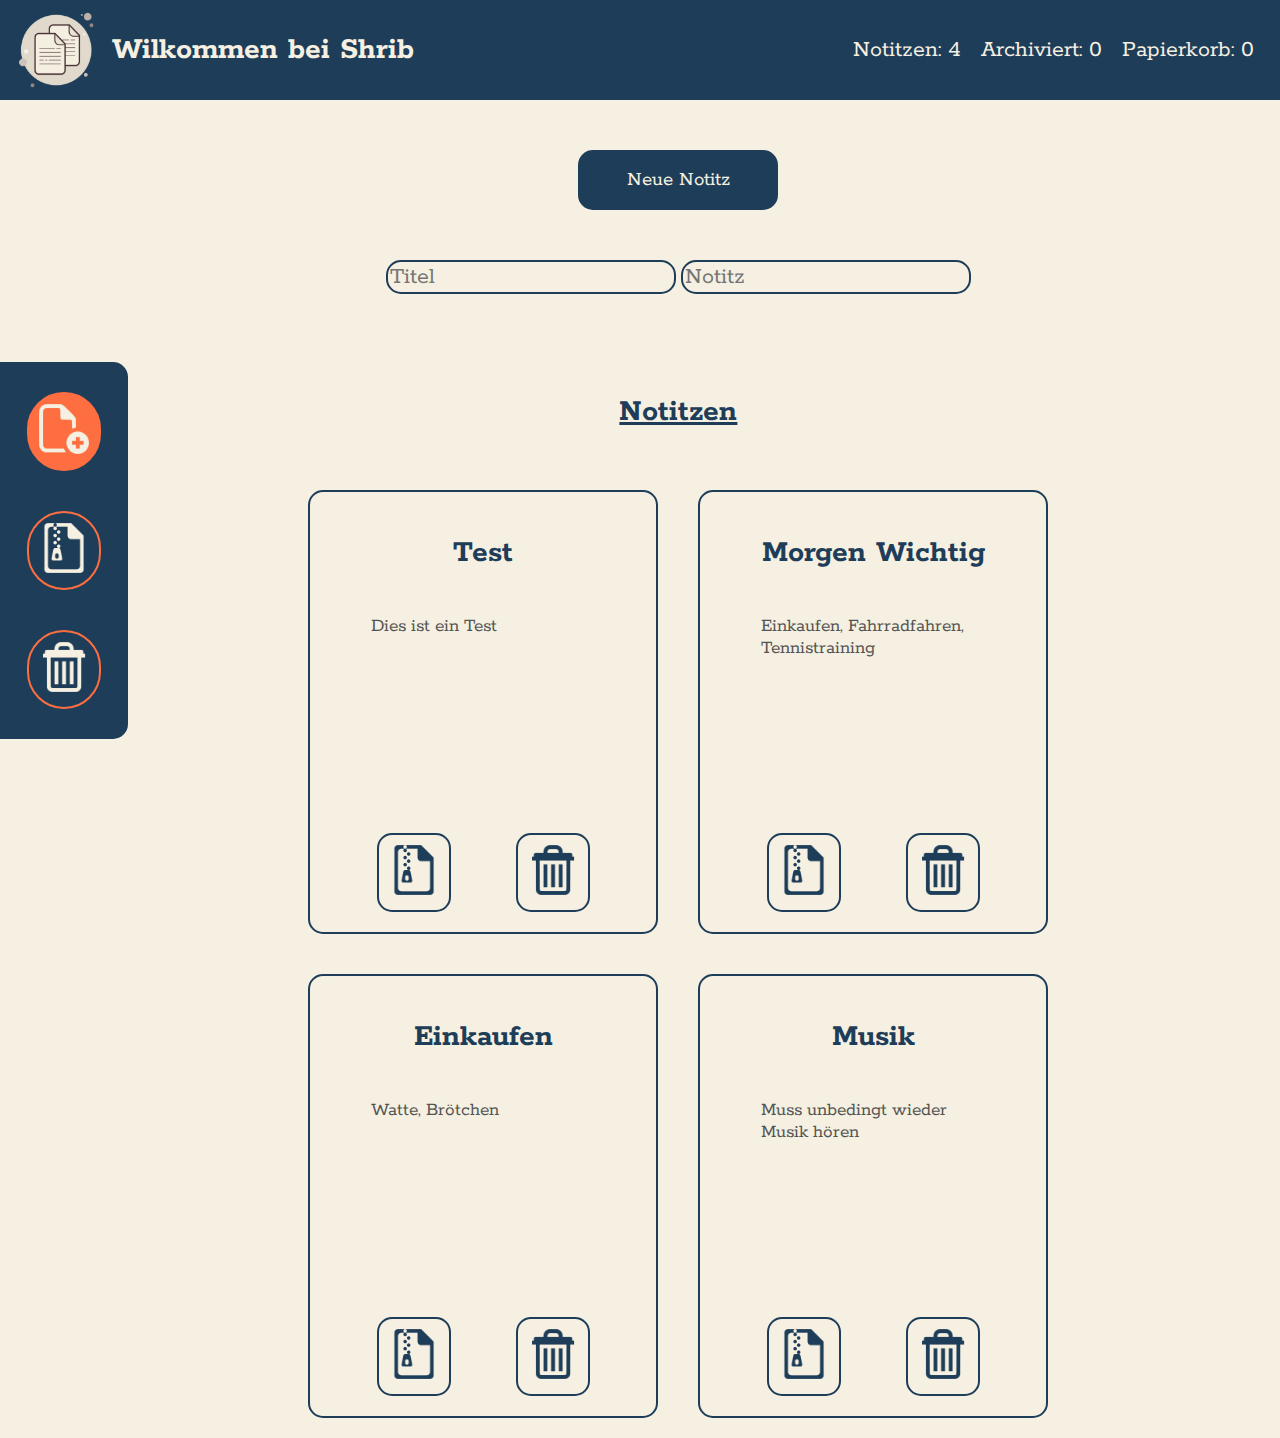
<file: index.html>
<!DOCTYPE html>
<html lang="en">



<head>
    <meta charset="UTF-8">
    <meta http-equiv="X-UA-Compatible" content="IE=edge">
    <meta name="viewport" content="width=device-width, initial-scale=1.0">
    <link rel="preconnect" href="https://fonts.googleapis.com">
    <link rel="preconnect" href="https://fonts.gstatic.com" crossorigin>
    <link href="https://fonts.googleapis.com/css2?family=Rokkitt:wght@100;200;300;400;500;600;700;800;900&display=swap"
        rel="stylesheet">
    <script src="script/general.js"></script>
    <script src="script/add.js"></script>
    <script src="script/archiv.js"></script>
    <script src="script/trash.js"></script>
    <link rel="stylesheet" href="style/general.css">
    <link rel="stylesheet" href="style/content.css">
    <link rel="stylesheet" href="style/@media.css">
    <link rel="shortcut icon" type="image/x-icon" href="img/logo.ico">
    <title>Shrib Notitzblock</title>
</head>



<body onload="renderMain(), counter()">

    <div class="header">
        <div class="h-logo">
            <img src="img/logo.png" alt="">
            <h1>Wilkommen bei Shrib</h1>
        </div>
        <div class="counter" id="counter">
        </div>
    </div>

    <!-- NAVIGATION MOBILE -->
    <div class="navigation-mobile">
        <div class="menu-mobile">
            <a href="index.html" class="icon-mobile active" title="Notitzen"><img src="img/add.png" alt=""></a>
            <a href="archive.html" class="icon-mobile" title="Archiv"><img src="img/archiv.png" alt=""></a>
            <a href="trash.html" class="icon-mobile" title="Papierkorb"><img src="img/delete.png" alt=""></a>
        </div>
    </div>

    <div class="content">

        <!-- NAVIGATION -->
        <div class="navigation">
            <div class="menu">
                <a href="index.html" class="icon icon-enter active" title="Notitzen"><img src="img/add.png" alt=""></a>
                <a href="archive.html" class="icon icon-enter" title="Archiv"><img src="img/archiv.png" alt=""></a>
                <a href="trash.html" class="icon icon-enter" title="Papierkorb"><img src="img/delete.png" alt=""></a>
            </div>
        </div>

        <!-- CONTENT -->
        <div class="notation">
            <div class="mobile">
                <div class="alert" id="alert" > 
                    <span class="closebtn" onclick="this.parentElement.style.display='none';">&times;</span>
                    Bitte tragen Sie einen Titel und eine Notitz ein!
                  </div> 
                <div class="n-new">
                    <button class="new-btn" onclick="addNotation()" title="Notitz hinzufügen">Neue Notitz</button>
                </div>
                <div class="none">
                    <input type="text" placeholder="Titel" id="title">
                    <input type="text" placeholder="Notitz" id="notation">
                </div>
                <h3>Notitzen</h3>
                <div class="n-div" id="content-add">
                </div>
            </div>
        </div>

    </div>

</body>



</html>
</file>
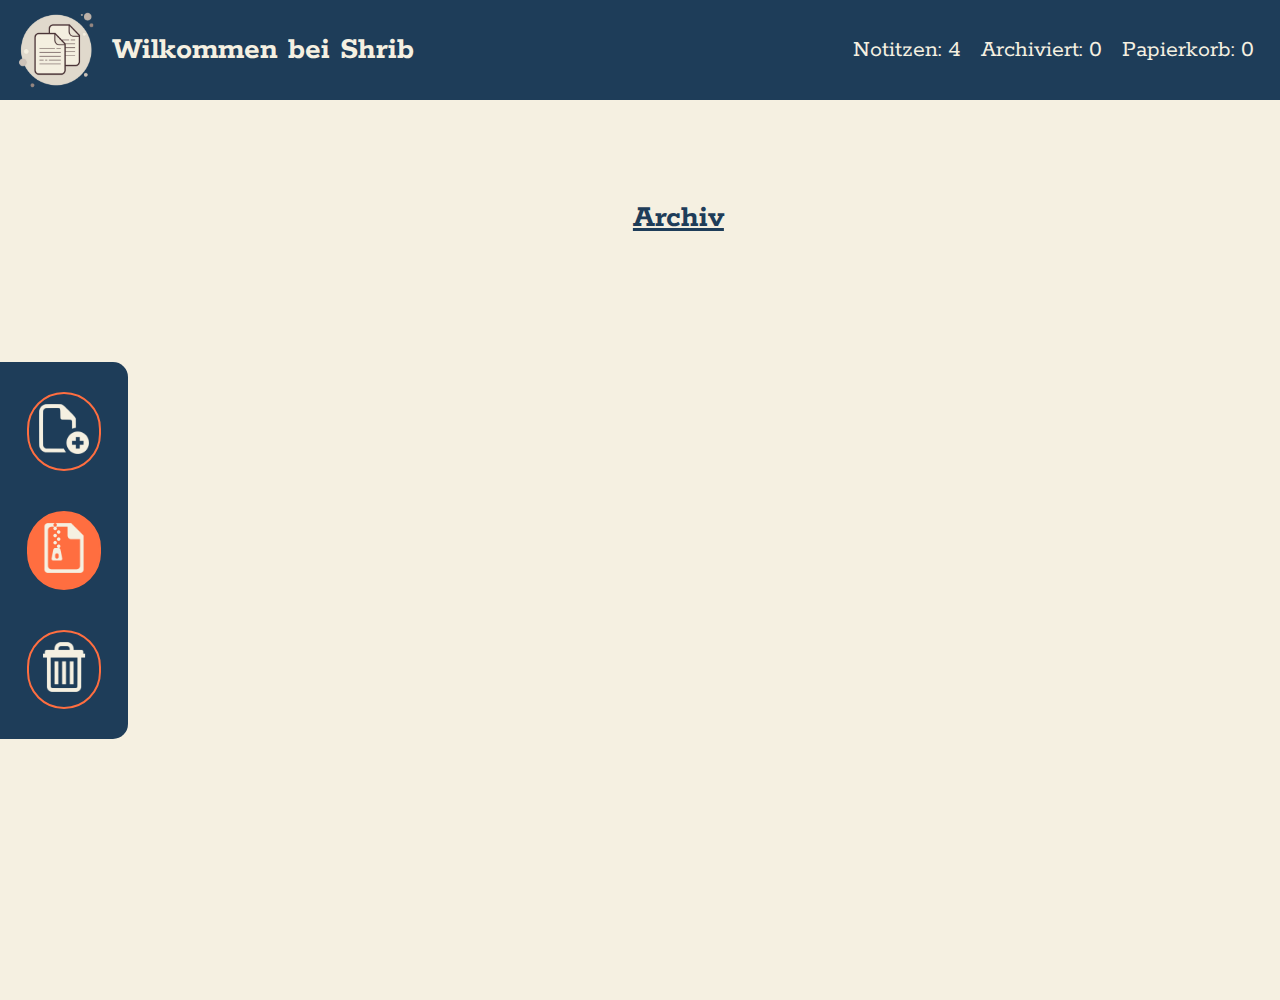
<file: archive.html>
<!DOCTYPE html>
<html lang="en">



<head>
    <meta charset="UTF-8">
    <meta http-equiv="X-UA-Compatible" content="IE=edge">
    <meta name="viewport" content="width=device-width, initial-scale=1.0">
    <link rel="preconnect" href="https://fonts.googleapis.com">
    <link rel="preconnect" href="https://fonts.gstatic.com" crossorigin>
    <link href="https://fonts.googleapis.com/css2?family=Rokkitt:wght@100;200;300;400;500;600;700;800;900&display=swap"
        rel="stylesheet">
    <script src="script/general.js"></script>
    <script src="script/add.js"></script>
    <script src="script/archiv.js"></script>
    <script src="script/trash.js"></script>
    <link rel="stylesheet" href="style/general.css">
    <link rel="stylesheet" href="style/content.css">
    <link rel="stylesheet" href="style/@media.css">
    <link rel="shortcut icon" type="image/x-icon" href="img/logo.ico">
    <title>Shrib Archiv</title>
</head>



<body onload="renderArchiv(), counter()">


    <div class="header">
        <div class="h-logo">
            <img src="img/logo.png" alt="">
            <h1>Wilkommen bei Shrib</h1>
        </div>
        <div class="counter" id="counter">
        </div>
    </div>

    <!-- NAVIGATION MOBILE -->
    <div class="navigation-mobile">
        <div class="menu-mobile">
            <a href="index.html" class="icon-mobile" title="Notitzen"><img src="img/add.png" alt=""></a>
            <a href="archive.html" class="icon-mobile active" title="Archiv"><img src="img/archiv.png" alt=""></a>
            <a href="trash.html" class="icon-mobile" title="Papierkorb"><img src="img/delete.png" alt=""></a>
        </div>
    </div>

    <div class="content">

        <!-- NAVIGATION -->
        <div class="navigation">
            <div class="menu">
                <a href="index.html" class="icon icon-enter"><img src="img/add.png" alt=""></a>
                <a href="archive.html" class="icon icon-enter active"><img src="img/archiv.png" alt=""></a>
                <a href="trash.html" class="icon icon-enter"><img src="img/delete.png" alt=""></a>
            </div>
        </div>

        <!-- CONTENT -->
        <div class="notation">
            <div class="mobile">
                <h3>Archiv</h3>
                <div class="n-div" id="content-add">
                </div>
            </div>
        </div>

    </div>


</body>



</html>
</file>
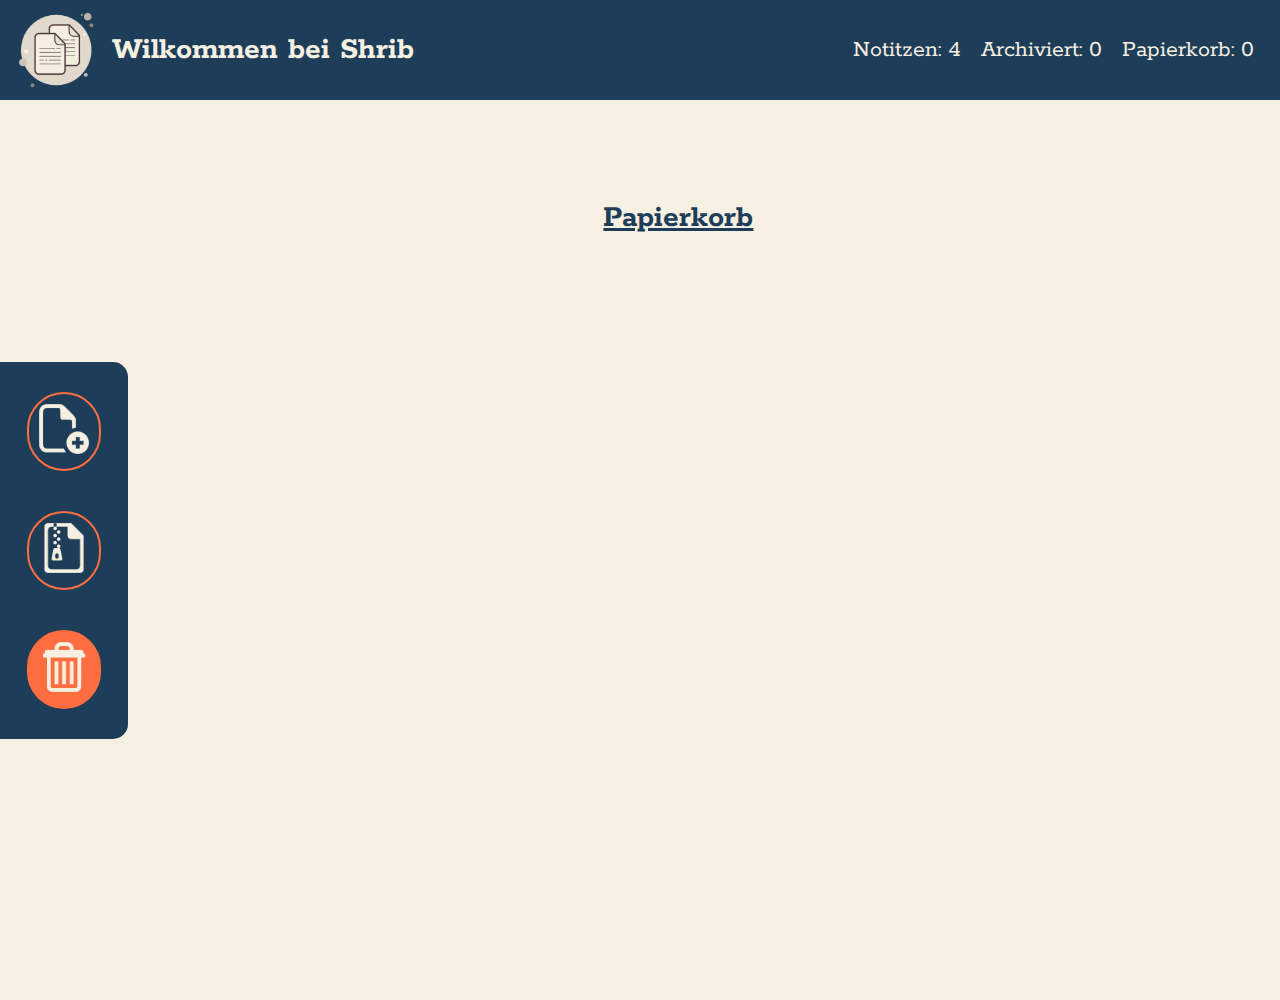
<file: trash.html>
<!DOCTYPE html>
<html lang="en">



<head>
    <meta charset="UTF-8">
    <meta http-equiv="X-UA-Compatible" content="IE=edge">
    <meta name="viewport" content="width=device-width, initial-scale=1.0">
    <link rel="preconnect" href="https://fonts.googleapis.com">
    <link rel="preconnect" href="https://fonts.gstatic.com" crossorigin>
    <link href="https://fonts.googleapis.com/css2?family=Rokkitt:wght@100;200;300;400;500;600;700;800;900&display=swap"
        rel="stylesheet">
    <script src="script/general.js"></script>
    <script src="script/add.js"></script>
    <script src="script/archiv.js"></script>
    <script src="script/trash.js"></script>
    <link rel="stylesheet" href="style/general.css">
    <link rel="stylesheet" href="style/content.css">
    <link rel="stylesheet" href="style/@media.css">
    <link rel="shortcut icon" type="image/x-icon" href="img/logo.ico">
    <title>Shrib Papierkorb</title>
</head>



<body onload="renderTrash(), counter()">



    <div class="header">
        <div class="h-logo">
            <img src="img/logo.png" alt="">
            <h1>Wilkommen bei Shrib</h1>
        </div>
        <div class="counter" id="counter">
        </div>
    </div>

    <!-- NAVIGATION MOBILE -->
    <div class="navigation-mobile">
        <div class="menu-mobile">
            <a href="index.html" class="icon-mobile" title="Notitzen"><img src="img/add.png" alt=""></a>
            <a href="archive.html" class="icon-mobile" title="Archiv"><img src="img/archiv.png" alt=""></a>
            <a href="trash.html" class="icon-mobile active" title="Papierkorb"><img src="img/delete.png" alt=""></a>
        </div>
    </div>

    <div class="content">

        <!-- NAVIGATION -->
        <div class="navigation">
            <div class="menu">
                <a href="index.html" class="icon icon-enter"><img src="img/add.png" alt=""></a>
                <a href="archive.html" class="icon icon-enter"><img src="img/archiv.png" alt=""></a>
                <a href="trash.html" class="icon icon-enter active"><img src="img/delete.png" alt=""></a>
            </div>
        </div>

        <!-- CONTENT -->
        <div class="notation">
            <div class="mobile">
                <h3>Papierkorb</h3>
                <div class="n-div" id="content-add">
                </div>
            </div>
        </div>

    </div>



</body>



</html>
</file>
<file: style/general.css>
/* GENERAL */

* {
    font-family: 'Rokkitt', serif;
    box-sizing: border-box;
}

body {
    margin: 0;
    background-color: #f5f0e1;
}


img {
    height: 50px;
    width: auto;
}

textarea {
    resize: none;
    background-color: #f5f0e1;
    border: unset;
    font-size: 1.2em;
    height: 200px;
}

input {
    font-size: 1.5em;
    background-color: #f5f0e1;
    border: 2px solid #1e3d59;
    border-radius: 15px;
    outline: none;
}

input:focus {
    border: 2px solid #ff6e40;
}



/* HEADER */

.header {
    height: 100px;
    width: 100%;
    background-color: #1e3d59;
    display: flex;
    align-items: center;
    justify-content: space-between;
}

.h-logo {
    margin-left: 16px;
    display: flex;
    align-items: center;
}

.h-logo img {
    height: 80px !important;
    width: auto;
}

.h-logo h1 {
    margin-left: 16px;
    font-size: 2em;
    color: #f5f0e1;
}

.counter {
    display: flex;
    align-items: center;
    margin-right: 16px;
    font-size: 1.5em;
}

.counter a {
    text-decoration: none;
    color: #f5f0e1;
    padding: 10px;
}



/* CONTENT DIV */

.content {
    display: flex;
}



/* NAVIGATION MOBILE */

.navigation-mobile {
    display: flex;
    display: none;
    justify-content: center;
}

.menu-mobile {
    display: flex;
    justify-content: center;
    background-color: #1e3d59;
    border-radius: 15px;
}

.icon-mobile {
    margin: 16px;
    padding: 16px;
    border-radius: 50px;
    border: 2px solid #ff6e40;
    transition: all 225ms ease-in-out;
}

.menu-mobile :hover {
    background-color: #ff6e40;
    transition: all 225ms ease-in-out;
}



/* NAVIGATION */

.navigation {
    display: flex;
    align-items: center;
    width: 8%;
    height: 100vh;
}

.menu {
    position: fixed;
    display: flex;
    align-items: center;
    flex-direction: column;
    padding-top: 10px;
    padding-bottom: 10px;
    width: 7%;
    border-top-right-radius: 15px;
    border-bottom-right-radius: 15px;
    background-color: #1e3d59;
}

.icon {
    margin-top: 20px;
    margin-bottom: 20px;
    padding: 20px;
    border-radius: 50px;
    border: 2px solid #ff6e40;
    transition: all 225ms ease-in-out;
}

.menu :hover {
    background-color: #ff6e40;
    transition: all 225ms ease-in-out;
}

.active {
    background-color: #ff6e40;
}
</file>
<file: style/content.css>
/* CONTENT */

.notation {
    display: flex;
    flex-direction: column;
    justify-content: center;
    text-align: center;
    height: 100%;
    width: 92%;
}

.mobile {
    display: flex;
    flex-direction: column;
    align-items: center;
}

.notation h3 {
    margin-top: 100px;
    margin-bottom: 40px;
}

.n-new {
    padding: 50px;
}

.new-btn {
    cursor: pointer;
    height: 60px;
    width: 200px;
    font-size: 1.3em;
    color: #f5f0e1;
    border: 3px solid transparent;
    border-radius: 15px;
    background-color: #1e3d59;
    transition: all 225ms ease-in-out;
}

.new-btn:hover {
    border: 3px solid #ff6e40;
    transition: all 225ms ease-in-out;
}

.notation h3 {
    font-size: 2em;
    color: #1e3d59;
    text-decoration: underline;
}

.n-div {
    display: flex;
    flex-wrap: wrap;
    justify-content: center;
}

.n-index {
    display: flex;
    flex-direction: column;
    align-items: center;
    border: 2px solid #1e3d59;
    border-radius: 15px;
    margin: 30px;
    width: 350px;
}

.user-btn {
    display: flex;
    justify-content: space-around;
    width: 80%;
    margin-top: 20px;
    margin-bottom: 20px;
}

.user-btn a {
    padding: 10px;
    border: 2px solid #1e3d59;
    border-radius: 15px;
    transition: all 225ms ease-in-out;
}

.user-btn a:hover {
    cursor: pointer;
    border: 2px solid #ff6e40;
    transition: all 225ms ease-in-out;
}

.final-trash {
    padding: 10px;
    border: 2px solid #1e3d59;
    border-radius: 15px;
    transition: all 225ms ease-in-out;
}

.final-trash:hover {
    cursor: pointer;
    background-color: #ff6e40;
    border: 2px solid #1e3d59;
    transition: all 225ms ease-in-out;
}

.n-index h4 {
    font-size: 2em;
    color: #1e3d59;
}



/* The alert message box */

#alert {
    display: none;
}

.alert {
    font-size: 1.3em;
    padding: 20px;
    background-color: #ff6e40;
    color: white;
    margin-bottom: 15px;
    width: 50%;
    border-bottom-right-radius: 15px;
    border-bottom-left-radius: 15px;
}

.closebtn {
    margin-left: 15px;
    color: white;
    font-weight: bold;
    float: right;
    font-size: 30px;
    line-height: 20px;
    cursor: pointer;
    transition: 0.3s;
}

.closebtn:hover {
    color: black;
}
</file>
<file: style/@media.css>
/* RESPONSIVE */

@media (max-width: 1920px) {
    .icon {
        padding: 10px;
    }

    .n-index {
        margin: 20px;
    }
}



@media (max-width: 1400px) {
    .menu {
        width: 10%;
    }

    .notation {
        width: 90%;
    }

    .alert {
        width: 70%;
    }
}



@media (max-width: 992px) {
    .h-logo h1 {
        font-size: 1.4em;
    }

    .counter {
        font-size: 1.3em;
        flex-direction: column;
    }

    .counter a {
        padding: 3px;
    }

    input {
        font-size: 1.3em;
    }

    .menu {
        width: 10%;
    }

    .notation {
        width: 85%;
    }

    .alert {
        width: 100%;
    }
}



@media (max-width: 768px) {
    .none {
        width: 80%;
        display: flex;
        flex-direction: column;
    }

    input {
        margin: 5px;
    }

    .notation {
        align-items: center;
    }

    .icon img {
        width: 35px;
        height: auto;
    }

    .menu {
        width: 15%;
    }

    .notation {
        width: 100%;
    }

    .notation h3 {
        margin-top: 40px;
    }

    textarea {
        height: 100px;
    }
}



@media (max-width: 576px) {
    img {
        height: 40px;
    }

    textarea {
        border: none;
    }

    .navigation {
        display: none;
    }

    .navigation-mobile {
        display: block;
        display: flex;
        margin-top: 10px;
    }

    .icon-mobile img {
        width: 30px;
        height: auto;
    }

    .counter {
        display: none;
    }

    .header {
        justify-content: center;
    }

    input {
        width: 80%;
        margin: 5px;
    }

    .none {
        display: flex;
        flex-direction: column;
        align-items: center;
    }

    .n-new {
        padding: 30px;
    }

    .alert {
        margin-top: 30px;
        border-radius: 15px;
    }

    .mobile {
        width: 100%;
    }

    .n-div {
        width: 90%;
    }

    .menu-mobile {
        max-width: 90%;
    }

    .h-logo {
        margin: unset;
    }

    .h-logo img {
        height: 50px !important;
    }

    .h-logo h1 {
        margin-left: 5px;
    }

    .user-btn {
        margin-top: 10px;
        margin-bottom: 10px;
    }
}
</file>
